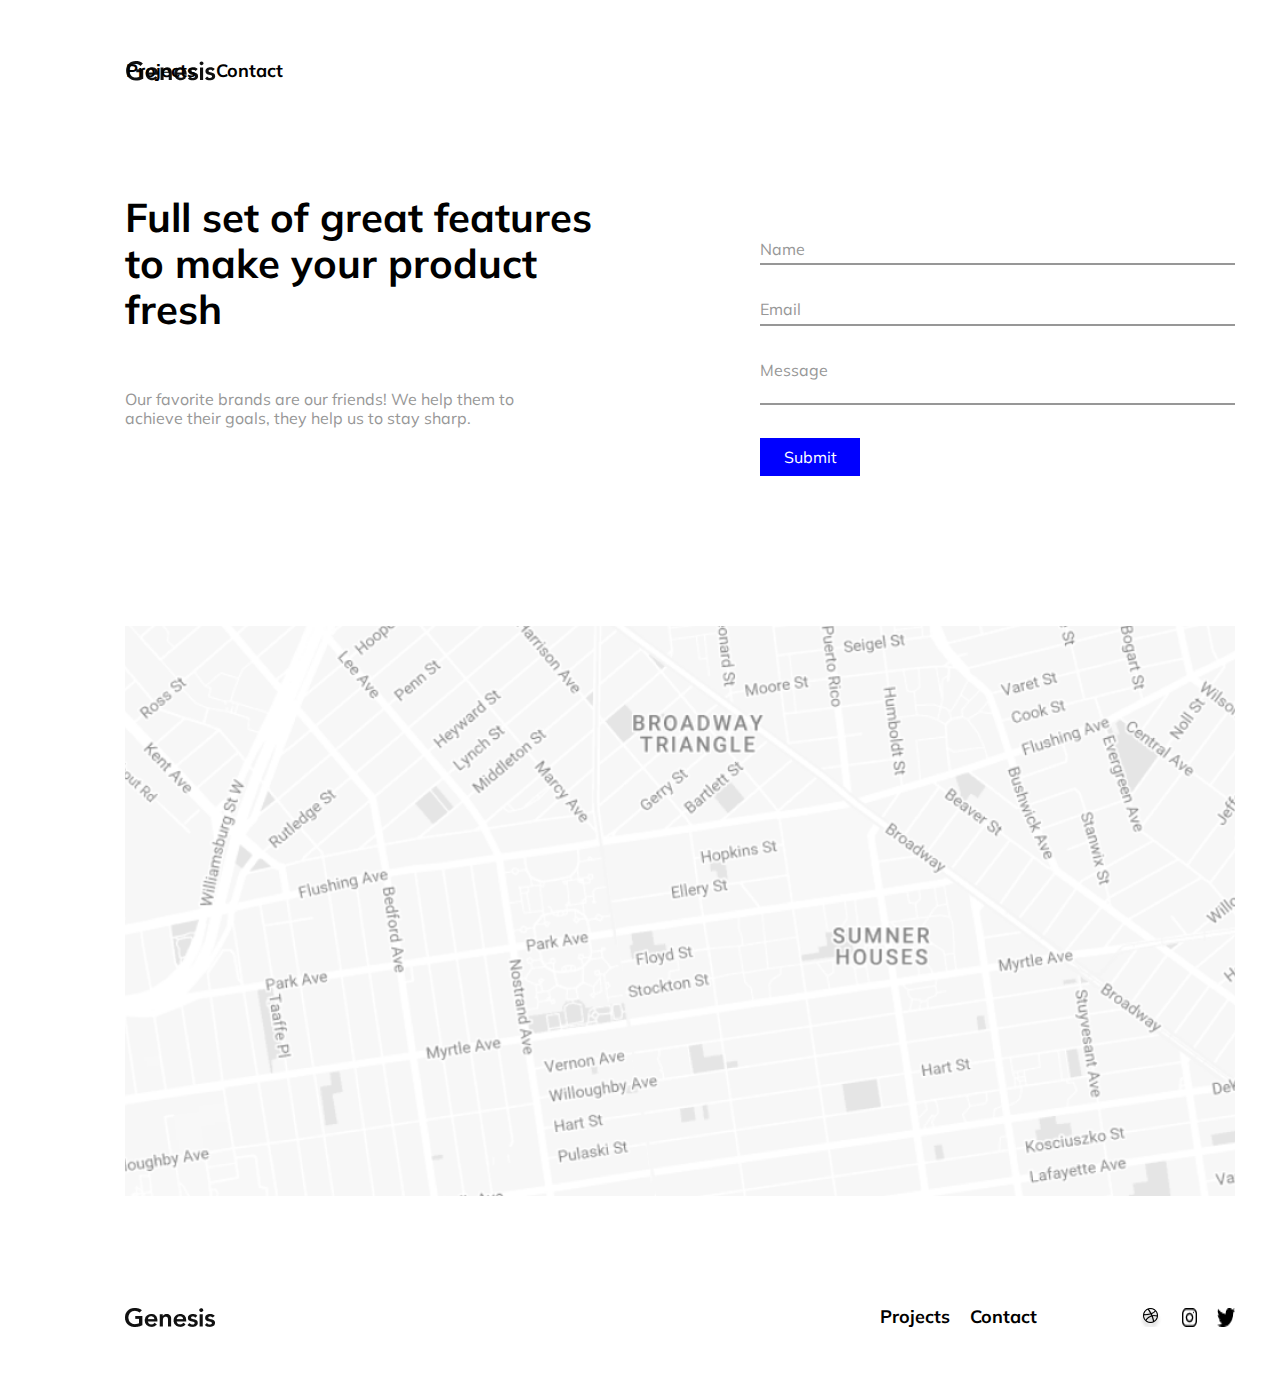
<file: pages/Contact.html>
<!DOCTYPE html>
<html lang="en">
  <head>
    <meta charset="UTF-8" />
    <meta name="viewport" content="width=device-width, initial-scale=1.0" />
    <link rel="stylesheet" href="../styles/normalize.css" />
    <link rel="preconnect" href="https://fonts.googleapis.com" />
    <link rel="preconnect" href="https://fonts.gstatic.com" crossorigin />
    <link
      href="https://fonts.googleapis.com/css2?family=Caveat:wght@400..700&family=Coiny&family=Concert+One&family=Hurricane&family=Mulish:ital,wght@0,200..1000;1,200..1000&family=Original+Surfer&family=Protest+Strike&display=swap"
      rel="stylesheet"
    />
    <link rel="stylesheet" href="../styles/Contact.css" />

    <title>Contact</title>
  </head>
  <body>
    <main>
      <div class="container">
        <div class="navigation">
          <img class="logo" src="../images/Logo.svg" alt="logo" />
          <div class="menu">
            <ul>
              <li>
                <a href="./Project-Details.html">Projects</a>
              </li>
              <li>
                <a href="#">Contact</a>
              </li>
            </ul>
          </div>
        </div>
        <div class="Contact-Title">
          <h1 class="contact-heading">
            Full set of great features to make your product fresh
          </h1>
        </div>
        <div class="Contact-Brand">
          <p class="contact-paragh">
            Our favorite brands are our friends! We help them to achieve their
            goals, they help us to stay sharp.
          </p>
        </div>
        <div class="Contact-Form">
          <form>
            <div class="inputBox">
              <input type="text" name="" required="required" />
              <span>Name</span>
            </div>
            <div class="inputBox">
              <input type="text" name="" required="required" />
              <span>Email</span>
            </div>
            <div class="inputBox">
              <textarea required="required"></textarea>
              <span>Message</span>
            </div>
            <div class="inputBox">
              <input type="submit" name="" value="Submit" />
            </div>
          </form>
        </div>
        <div class="Contact-Map">
          <img src="../images/Map.png" alt="Map" />
        </div>
      </div>
      <footer class="footer">
        <img
          class="footerlogo"
          src="../images/footer image/Logo.png"
          alt="footer Logo"
        />
        <div class="footermenu">
          <ul>
            <li>
              <a href="#">Projects</a>
            </li>
            <li>
              <a href="#">Contact</a>
            </li>
          </ul>
        </div>
        <div class="footerimage">
          <img
            class="footerimg"
            src="../images/footer image/Shape.png"
            alt="shape"
          />
          <img
            class="footerimg"
            src="../images/footer image/instagram.png"
            alt="instagram"
          />
          <img
            class="footerimg"
            src="../images/footer image/twitter-logo-silhouette.png"
            alt="twitter"
          />
        </div>
      </footer>
    </main>
  </body>
</html>
</file>
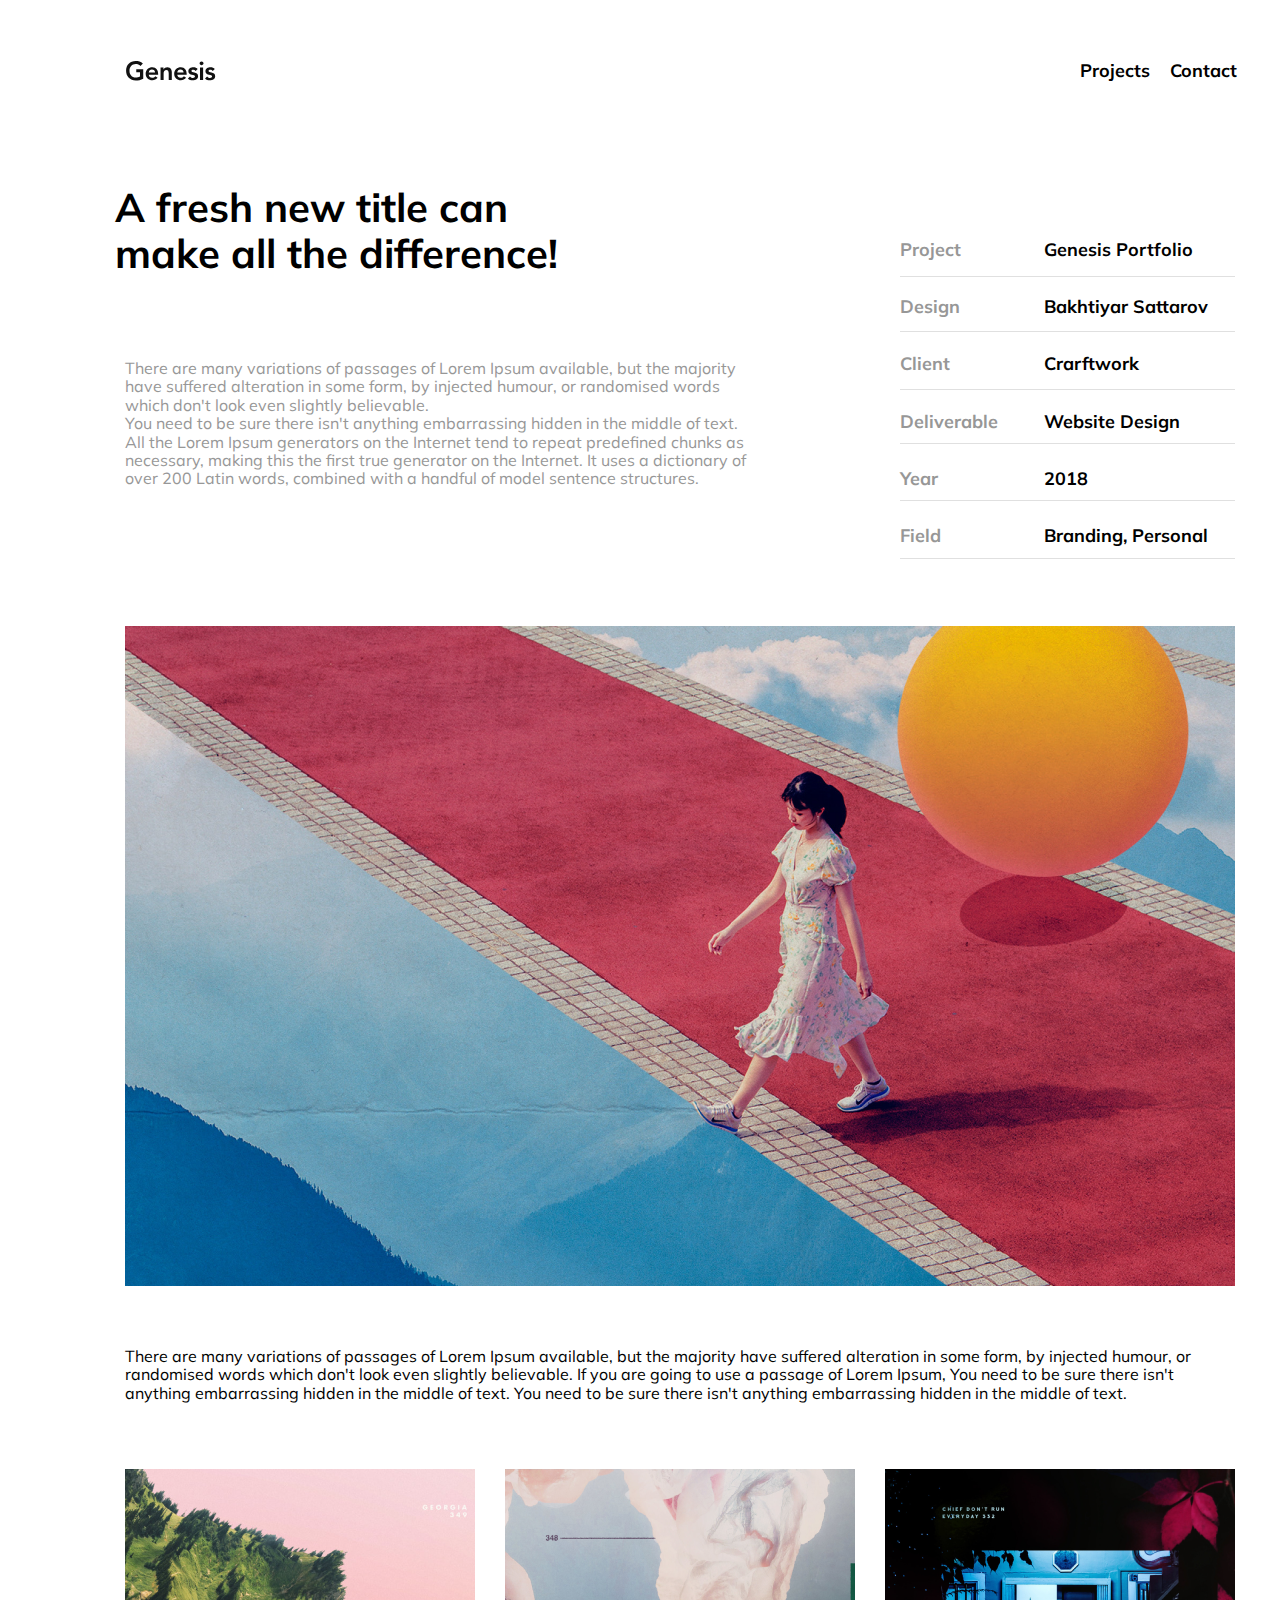
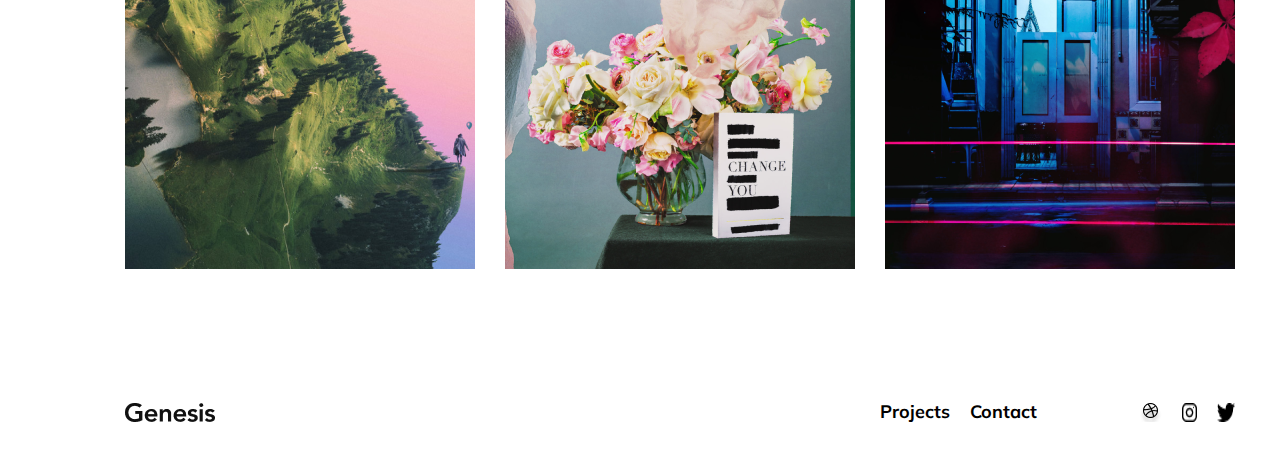
<file: pages/Project Details.html>
<!DOCTYPE html>
<html lang="en">
  <head>
    <meta charset="UTF-8" />
    <meta name="viewport" content="width=device-width, initial-scale=1.0" />
    <link rel="preconnect" href="https://fonts.googleapis.com" />
    <link rel="preconnect" href="https://fonts.gstatic.com" crossorigin />
    <link
      href="https://fonts.googleapis.com/css2?family=Caveat:wght@400..700&family=Coiny&family=Concert+One&family=Hurricane&family=Mulish:ital,wght@0,200..1000;1,200..1000&family=Original+Surfer&family=Protest+Strike&display=swap"
      rel="stylesheet"
    />
    <link rel="stylesheet" href="../styles/Project Details.css" />
    <link rel="stylesheet" href="../styles/normalize.css" />
    <title>Project Details</title>
  </head>
  <body>
    <main>
      <div class="container">
        <div class="navigation">
          <img class="logo" src="../images/Logo.svg" alt="logo" />
          <div class="menu">
            <ul>
              <li>
                <a href="#">Projects</a>
              </li>
              <li>
                <a href="./Contact.html">Contact</a>
              </li>
            </ul>
          </div>
        </div>
        <div class="Project-title">
          <h1 class="title-heading">
            A fresh new title can make all the difference!
          </h1>
        </div>
        <div class="Project-Details">
          <div class="Proj1"><p class="pro-text">Project</p></div>
          <div class="Proj2"><p class="pro-text">Design</p></div>
          <div class="Proj3"><p class="pro-text">Client</p></div>
          <div class="Proj4"><p class="pro-text">Deliverable</p></div>
          <div class="Proj5"><p class="pro-text">Year</p></div>
          <div class="Proj6"><p class="pro-text">Field</p></div>
          <div class="Proj7"><p class="pro-text1">Genesis Portfolio</p></div>
          <div class="Proj8"><p class="pro-text1">Bakhtiyar Sattarov</p></div>
          <div class="Proj9"><p class="pro-text1">Crarftwork</p></div>
          <div class="Proj10"><p class="pro-text1">Website Design</p></div>
          <div class="Proj11"><p class="pro-text1">2018</p></div>
          <div class="Proj12"><p class="pro-text1">Branding, Personal</p></div>
        </div>
        <div class="Project-Text">
          <p class="Project-Details-Info">
            There are many variations of passages of Lorem Ipsum available, but
            the majority have suffered alteration in some form, by injected
            humour, or randomised words which don't look even slightly
            believable. <br />You need to be sure there isn't anything
            embarrassing hidden in the middle of text. All the Lorem Ipsum
            generators on the Internet tend to repeat predefined chunks as
            necessary, making this the first true generator on the Internet. It
            uses a dictionary of over 200 Latin words, combined with a handful
            of model sentence structures.
          </p>
        </div>
        <div class="Project-Image">
          <img src="../images/Image (4).png" alt="Project Image body" />
        </div>
        <div class="Project-Varia">
          <p class="Variable-text">
            There are many variations of passages of Lorem Ipsum available, but
            the majority have suffered alteration in some form, by injected
            humour, or randomised words which don't look even slightly
            believable. If you are going to use a passage of Lorem Ipsum, You
            need to be sure there isn't anything embarrassing hidden in the
            middle of text. You need to be sure there isn't anything
            embarrassing hidden in the middle of text.
          </p>
        </div>
        <div class="Project-Image1">
          <img src="../images/Image (5).png" alt="Image1" />
        </div>
        <div class="Project-Image2">
          <img src="../images/Image (6).png" alt="Image2" />
        </div>
        <div class="Project-Image3">
          <img src="../images/Image (7).png" alt="Image3" />
        </div>
        <div class="Rect-Image1">
          <img src="../images/styles/Rectangle.png" alt="Image1" />
        </div>
        <div class="Rect-Image2">
          <img src="../images/styles/Rectangle.png" alt="Image2" />
        </div>
        <div class="Rect-Image3">
          <img src="../images/styles/Rectangle.png" alt="Image3" />
        </div>
        <div class="Rect-Image4">
          <img src="../images/styles/Rectangle.png" alt="Image4" />
        </div>
        <div class="Rect-Image5">
          <img src="../images/styles/Rectangle.png" alt="Image5" />
        </div>
        <div class="Rect-Image6">
          <img src="../images/styles/Rectangle.png" alt="Image6" />
        </div>
      </div>
      <footer class="footer">
        <img
          class="footerlogo"
          src="../images/footer image/Logo.png"
          alt="footer Logo"
        />
        <div class="footermenu">
          <ul>
            <li>
              <a href="#">Projects</a>
            </li>
            <li>
              <a href="#">Contact</a>
            </li>
          </ul>
        </div>
        <div class="footerimage">
          <img
            class="footerimg"
            src="../images/footer image/Shape.png"
            alt="shape"
          />
          <img
            class="footerimg"
            src="../images/footer image/instagram.png"
            alt="instagram"
          />
          <img
            class="footerimg"
            src="../images/footer image/twitter-logo-silhouette.png"
            alt="twitter"
          />
        </div>
      </footer>
    </main>
  </body>
</html>
</file>
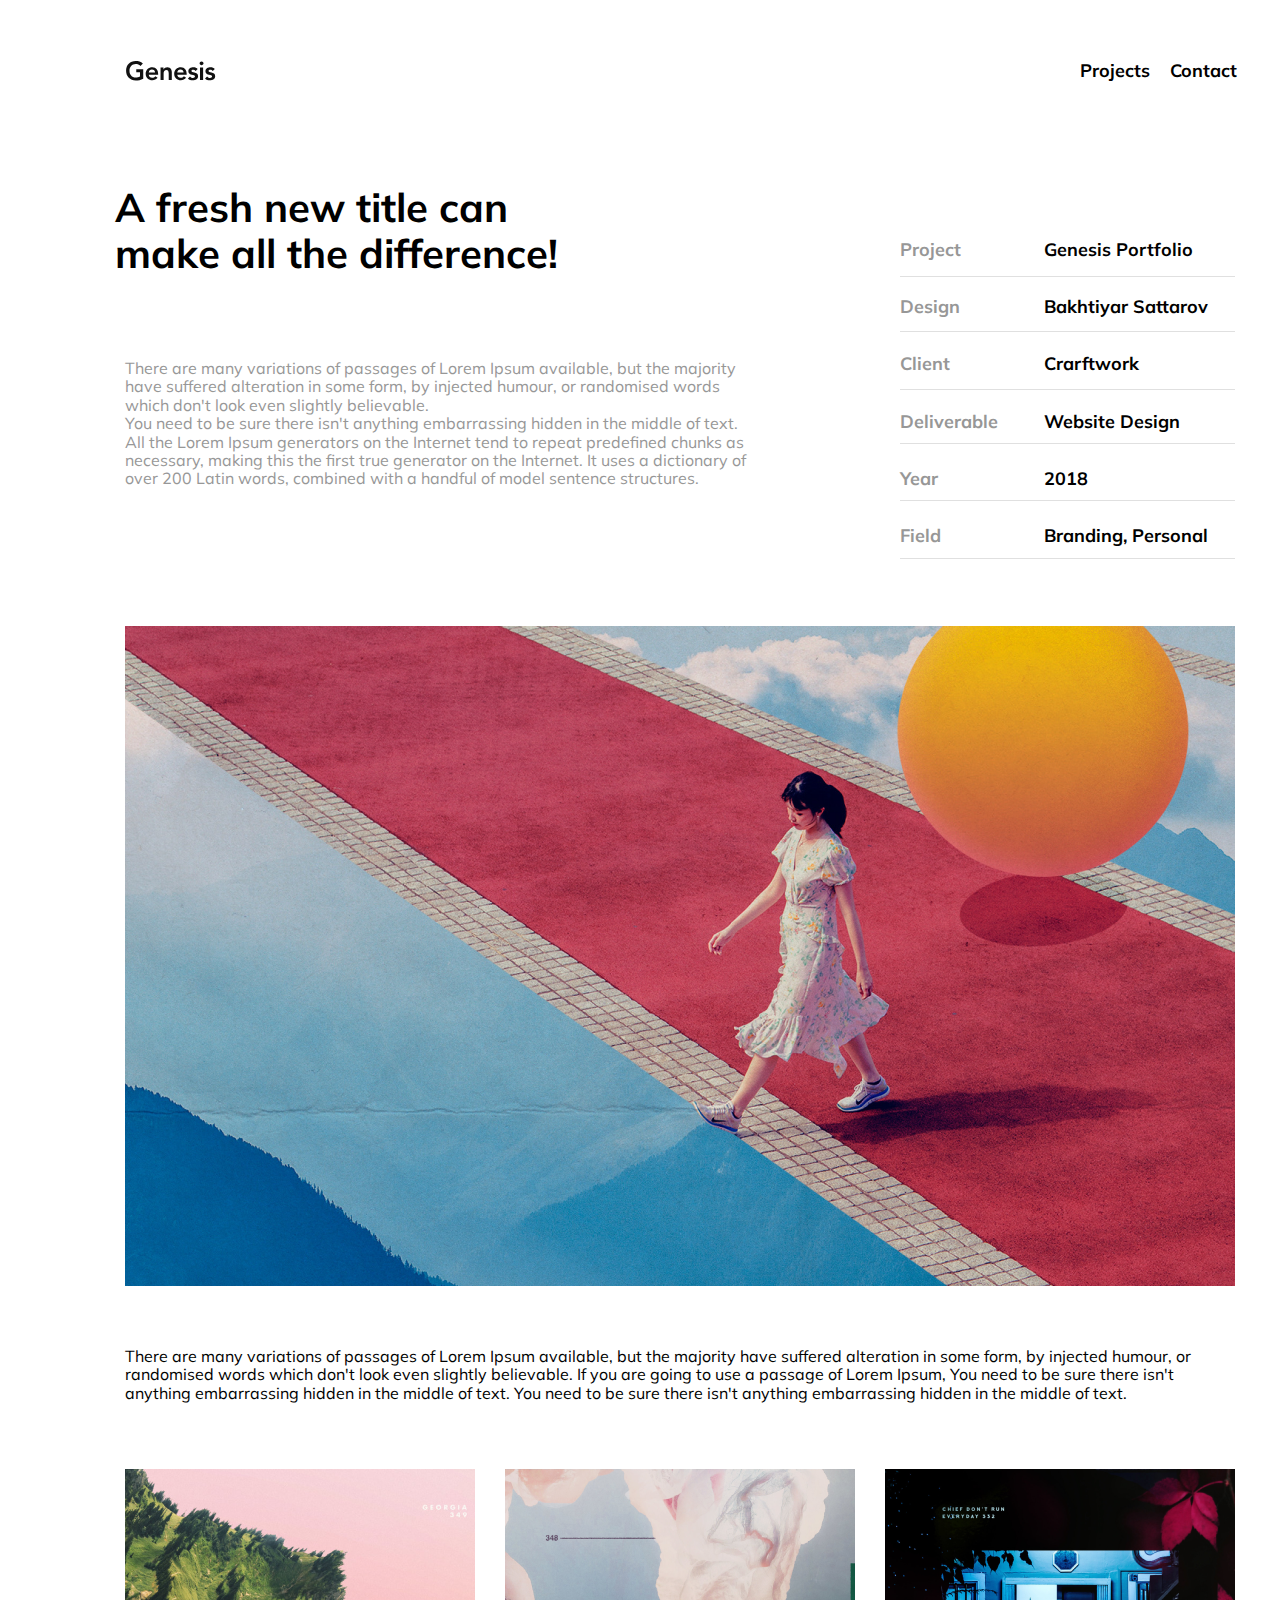
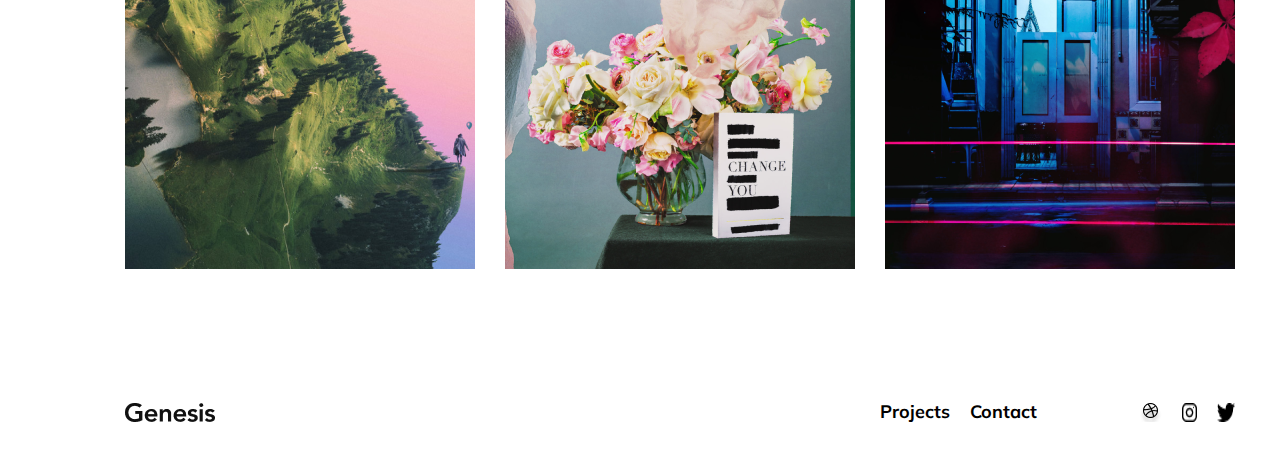
<file: pages/Project-Details.html>
<!DOCTYPE html>
<html lang="en">
  <head>
    <meta charset="UTF-8" />
    <meta name="viewport" content="width=device-width, initial-scale=1.0" />
    <link rel="stylesheet" href="../styles/normalize.css" />
    <link rel="preconnect" href="https://fonts.googleapis.com" />
    <link rel="preconnect" href="https://fonts.gstatic.com" crossorigin />
    <link
      href="https://fonts.googleapis.com/css2?family=Caveat:wght@400..700&family=Coiny&family=Concert+One&family=Hurricane&family=Mulish:ital,wght@0,200..1000;1,200..1000&family=Original+Surfer&family=Protest+Strike&display=swap"
      rel="stylesheet"
    />
    <link rel="stylesheet" href="../styles/Project-Details.css" />

    <title>Project Details</title>
  </head>
  <body>
    <main>
      <div class="container">
        <div class="navigation">
          <img
            class="logo"
            src="../images/Logo.svg"
            alt="This is the logo for the website and it is written Genesis"
          />
          <div class="menu">
            <ul>
              <li>
                <a href="#">Projects</a>
              </li>
              <li>
                <a href="./Contact.html">Contact</a>
              </li>
            </ul>
          </div>
        </div>
        <div class="Project-title">
          <h1 class="title-heading">
            A fresh new title can make all the difference!
          </h1>
        </div>
        <div class="Project-Details">
          <div class="Proj1"><p class="pro-text">Project</p></div>
          <div class="Proj2"><p class="pro-text">Design</p></div>
          <div class="Proj3"><p class="pro-text">Client</p></div>
          <div class="Proj4"><p class="pro-text">Deliverable</p></div>
          <div class="Proj5"><p class="pro-text">Year</p></div>
          <div class="Proj6"><p class="pro-text">Field</p></div>
          <div class="Proj7"><p class="pro-text1">Genesis Portfolio</p></div>
          <div class="Proj8"><p class="pro-text1">Bakhtiyar Sattarov</p></div>
          <div class="Proj9"><p class="pro-text1">Crarftwork</p></div>
          <div class="Proj10"><p class="pro-text1">Website Design</p></div>
          <div class="Proj11"><p class="pro-text1">2018</p></div>
          <div class="Proj12"><p class="pro-text1">Branding, Personal</p></div>
        </div>
        <div class="Project-Text">
          <p class="Project-Details-Info">
            There are many variations of passages of Lorem Ipsum available, but
            the majority have suffered alteration in some form, by injected
            humour, or randomised words which don't look even slightly
            believable. <br />You need to be sure there isn't anything
            embarrassing hidden in the middle of text. All the Lorem Ipsum
            generators on the Internet tend to repeat predefined chunks as
            necessary, making this the first true generator on the Internet. It
            uses a dictionary of over 200 Latin words, combined with a handful
            of model sentence structures.
          </p>
        </div>
        <div class="Project-Image">
          <img
            src="../images/Image4.png"
            alt="This the website body image and it shows a girl walking on a red and blue carpet and in the back side of the girl there is a big orange color ball. "
          />
        </div>
        <div class="Project-Varia">
          <p class="Variable-text">
            There are many variations of passages of Lorem Ipsum available, but
            the majority have suffered alteration in some form, by injected
            humour, or randomised words which don't look even slightly
            believable. If you are going to use a passage of Lorem Ipsum, You
            need to be sure there isn't anything embarrassing hidden in the
            middle of text. You need to be sure there isn't anything
            embarrassing hidden in the middle of text.
          </p>
        </div>
        <div class="Project-Image1">
          <img
            src="../images/Image5.png"
            alt="There is an image with the maintain with trees"
          />
        </div>
        <div class="Project-Image2">
          <img
            src="../images/Image6.png"
            alt="There is an image of flowers with different colors and paper infront of it which is written -Change You-"
          />
        </div>
        <div class="Project-Image3">
          <img
            src="../images/Image7.png"
            alt="This picture shows a dark blue house and around the cover there are flowers in the picture."
          />
        </div>
        <div class="Rect-Image1">
          <img
            src="../images/styles/Rectangle.png"
            alt="This Line here for dividing the part."
          />
        </div>
        <div class="Rect-Image2">
          <img
            src="../images/styles/Rectangle.png"
            alt="This Line here for dividing the part."
          />
        </div>
        <div class="Rect-Image3">
          <img
            src="../images/styles/Rectangle.png"
            alt="This Line here for dividing the part."
          />
        </div>
        <div class="Rect-Image4">
          <img
            src="../images/styles/Rectangle.png"
            alt="This Line here for dividing the part."
          />
        </div>
        <div class="Rect-Image5">
          <img
            src="../images/styles/Rectangle.png"
            alt="This Line here for dividing the part."
          />
        </div>
        <div class="Rect-Image6">
          <img
            src="../images/styles/Rectangle.png"
            alt="This Line here for dividing the part."
          />
        </div>
      </div>
      <footer class="footer">
        <img
          class="footerlogo"
          src="../images/footer image/Logo.png"
          alt=" This is the footer Logo is written Genesis"
        />
        <div class="footermenu">
          <ul>
            <li>
              <a href="#">Projects</a>
            </li>
            <li>
              <a href="#">Contact</a>
            </li>
          </ul>
        </div>
        <div class="footerimage">
          <img
            class="footerimg"
            src="../images/footer image/Shape.png"
            alt="shape"
          />
          <img
            class="footerimg"
            src="../images/footer image/instagram.png"
            alt="instagram"
          />
          <img
            class="footerimg"
            src="../images/footer image/twitter-logo-silhouette.png"
            alt="twitter"
          />
        </div>
      </footer>
    </main>
  </body>
</html>
</file>
<file: styles/Contact.css>
.container {
  position: relative;
  max-width: 1360px;
  width: 100%;
  margin: auto;
  min-height: 1375px;
  background-color: white;
}

.navigation {
  position: absolute;
  max-width: 1109px;
  width: auto;
  height: 23px;
  top: 61px;
  left: 126px;
  margin: auto;
  display: -webkit-box;
  display: -ms-flexbox;
  display: flex;
  -webkit-box-pack: justify;
  -ms-flex-pack: justify;
  justify-content: space-between;
}

.logo {
  position: absolute;
  width: 90.13px;
  height: 19.34;
  margin-top: 0.12px;
  margin-left: 0.07px;
  display: -webkit-box;
  display: -ms-flexbox;
  display: flex;
  -ms-flex-wrap: wrap;
  flex-wrap: wrap;
}

.menu {
  position: absolute;
  font-family: "Mulish", sans-serif;
  font-style: normal;
  font-size: 18px;
  font-weight: bold;
  display: -webkit-box;
  display: -ms-flexbox;
  display: flex;
  -webkit-box-align: center;
  -ms-flex-align: center;
  align-items: center;
  left: 86%;
}

ul {
  display: -webkit-box;
  display: -ms-flexbox;
  display: flex;
  list-style: none;
  margin: 0;
  padding: 0;
}

ul li {
  margin-right: 20px;
}

a {
  text-decoration: none;
  color: black;
}

.footer {
  position: absolute;
  max-width: 1110px;
  width: 100%;
  height: 23px;
  top: 1306px;
  margin-left: 125px;
  display: -webkit-box;
  display: -ms-flexbox;
  display: flex;
  -webkit-box-pack: justify;
  -ms-flex-pack: justify;
  justify-content: space-between;
  -webkit-box-align: center;
  -ms-flex-align: center;
  align-items: center;
}

.footermenu {
  position: absolute;
  font-family: "Mulish", sans-serif;
  font-style: normal;
  font-size: 18px;
  font-weight: bold;
  display: -webkit-box;
  display: -ms-flexbox;
  display: flex;
  -webkit-box-align: center;
  -ms-flex-align: center;
  align-items: center;
  left: 68%;
}

ul {
  display: -webkit-box;
  display: -ms-flexbox;
  display: flex;
  list-style: none;
  margin: 0;
  padding: 0;
}

ul li {
  margin-right: 20px;
}

a {
  text-decoration: none;
  color: black;
}

.footerimage {
  display: -webkit-box;
  display: -ms-flexbox;
  display: flex;
}

.footerimg {
  margin-right: 20px;
}

.footerimg:last-child {
  margin-right: 0;
}

.Contact-Title {
  position: absolute;
  max-width: 475px;
  width: 100%;
  margin: auto;
  height: 174px;
  top: 194px;
  margin-left: 125px;
}

.Contact-Brand {
  position: absolute;
  width: 445px;
  height: 56px;
  top: 390px;
  margin-left: 125px;
}

.Contact-Form {
  position: absolute;
  max-width: 475px;
  width: 100%;
  margin: auto;
  height: 291px;
  top: 215px;
  margin-left: 760px;
}

.Contact-Map {
  position: absolute;
  max-width: 1110px;
  width: 100%;
  height: 570px;
  top: 626px;
  margin-left: 125px;
}

.contact-heading {
  position: absolute;
  font-family: "Mulish", sans-serif;
  font-style: normal;
  font-size: 40px;
  font-weight: bold;
  display: contents;
}

.contact-paragh {
  position: absolute;
  font-family: "Mulish", sans-serif;
  font-style: normal;
  font-size: 16px;
  color: #979797;
  display: contents;
}

.Contact-Form {
  position: absolute;
  font-family: "Mulish", sans-serif;
  font-style: normal;
  font-size: 16px;
  -webkit-box-sizing: border-box;
  box-sizing: border-box;
  color: #979797;
}

.Contact-Form .inputBox {
  position: relative;
  width: 100%;
  margin-top: 10px;
}

.Contact-Form .inputBox input,
.Contact-Form .inputBox textarea {
  width: 100%;
  padding: 5px 0;
  font-size: 16px;
  margin: 10px 0;
  border: none;
  border-bottom: 2px solid #979797;
  outline: none;
  resize: none;
}

.Contact-Form .inputBox span {
  position: absolute;
  left: 0;
  padding: 5px 0;
  font-size: 16px;
  margin: 10px 0;
  pointer-events: none;
  -webkit-transition: 0.5s;
  transition: 0.5s;
  color: #979797;
}

.Contact-Form .inputBox input:focus ~ span,
.Contact-Form .inputBox input:focus ~ span,
.Contact-Form .inputBox textarea:focus ~ span,
.Contact-Form .inputBox textarea:valid ~ span {
  color: rgb(211, 63, 63);
  font-size: 12px;
  -webkit-transform: translateY(-20px);
  transform: translateY(-20px);
}

.Contact-Form .inputBox input[type="submit"] {
  width: 100px;
  background-color: blue;
  color: white;
  border: none;
  cursor: pointer;
  padding: 10px;
}
/*# sourceMappingURL=Contact.css.map */
</file>
<file: styles/Project Details.css>
.container {
  position: relative;
  width: 1360px;
  height: 2068px;
  background-color: white;
}

.navigation {
  position: absolute;
  width: 1109px;
  height: 23px;
  top: 61px;
  left: 126px;
  margin: auto;
  display: -webkit-box;
  display: -ms-flexbox;
  display: flex;
  -webkit-box-pack: justify;
      -ms-flex-pack: justify;
          justify-content: space-between;
}

.logo {
  position: absolute;
  width: 90.13px;
  height: 19.34;
  margin-top: 0.12px;
  margin-left: 0.07px;
  display: -webkit-box;
  display: -ms-flexbox;
  display: flex;
  -ms-flex-wrap: wrap;
      flex-wrap: wrap;
}

.menu {
  position: absolute;
  font-family: "Mulish", sans-serif;
  font-style: normal;
  font-size: 18px;
  font-weight: bold;
  display: -webkit-box;
  display: -ms-flexbox;
  display: flex;
  -webkit-box-align: center;
      -ms-flex-align: center;
          align-items: center;
  left: 86%;
}

ul {
  display: -webkit-box;
  display: -ms-flexbox;
  display: flex;
  list-style: none;
  margin: 0;
  padding: 0;
}

ul li {
  margin-right: 20px;
}

a {
  text-decoration: none;
  color: black;
}

.footer {
  position: absolute;
  width: 1110px;
  height: 23px;
  top: 2001px;
  margin-left: 125px;
  display: -webkit-box;
  display: -ms-flexbox;
  display: flex;
  -webkit-box-pack: justify;
      -ms-flex-pack: justify;
          justify-content: space-between;
  -webkit-box-align: center;
      -ms-flex-align: center;
          align-items: center;
}

.footermenu {
  position: absolute;
  font-family: "Mulish", sans-serif;
  font-style: normal;
  font-size: 18px;
  font-weight: bold;
  display: -webkit-box;
  display: -ms-flexbox;
  display: flex;
  -webkit-box-align: center;
      -ms-flex-align: center;
          align-items: center;
  left: 68%;
}

ul {
  display: -webkit-box;
  display: -ms-flexbox;
  display: flex;
  list-style: none;
  margin: 0;
  padding: 0;
}

ul li {
  margin-right: 20px;
}

a {
  text-decoration: none;
  color: black;
}

.Rect-Image1 {
  position: absolute;
  width: 335px;
  height: 1px;
  top: 263px;
  margin-left: 900px;
}

.Rect-Image2 {
  position: absolute;
  width: 335px;
  height: 1px;
  top: 318px;
  margin-left: 900px;
}

.Rect-Image3 {
  position: absolute;
  width: 335px;
  height: 1px;
  top: 376px;
  margin-left: 900px;
}

.Rect-Image4 {
  position: absolute;
  width: 335px;
  height: 1px;
  top: 430px;
  margin-left: 900px;
}

.Rect-Image5 {
  position: absolute;
  width: 335px;
  height: 1px;
  top: 487px;
  margin-left: 900px;
}

.Rect-Image6 {
  position: absolute;
  width: 335px;
  height: 1px;
  top: 545px;
  margin-left: 900px;
}

.footerimage {
  display: -webkit-box;
  display: -ms-flexbox;
  display: flex;
}

.footerimg {
  margin-right: 20px;
}

.footerimg:last-child {
  margin-right: 0;
}

.Project-title {
  position: absolute;
  width: 495px;
  height: 130px;
  top: 184px;
  margin-left: 115px;
}

.Project-Details {
  position: absolute;
  width: 335px;
  height: 343px;
  top: 222px;
  margin-left: 900px;
}

.Project-Text {
  position: absolute;
  width: 635px;
  height: 222px;
  top: 343px;
  margin-left: 125px;
}

.Project-Image {
  position: absolute;
  width: 1110px;
  height: 660px;
  top: 626px;
  margin-left: 125px;
}

.Project-Varia {
  position: absolute;
  width: 1110px;
  height: 93px;
  top: 1331px;
  margin-left: 125px;
}

.Project-Image1 {
  position: absolute;
  width: 350px;
  height: 400px;
  top: 1469px;
  margin-left: 125px;
}

.Project-Image2 {
  position: absolute;
  width: 350px;
  height: 400px;
  top: 1469px;
  margin-left: 505px;
}

.Project-Image3 {
  position: absolute;
  width: 350px;
  height: 400px;
  top: 1469px;
  margin-left: 885px;
}

.title-heading {
  position: absolute;
  font-family: "Mulish", sans-serif;
  font-style: normal;
  font-size: 40px;
  display: contents;
}

.Project-Details-Info {
  position: absolute;
  font-family: "Mulish", sans-serif;
  font-style: normal;
  font-size: 16px;
  color: #979797;
}

.Variable-text {
  position: absolute;
  font-family: "Mulish", sans-serif;
  font-style: normal;
  font-size: 16px;
}

.Project-Details {
  position: absolute;
  display: -ms-grid;
  display: grid;
  -ms-grid-rows: (1fr)[6];
  grid-template-rows: repeat(6, 1fr);
  -ms-grid-columns: (1fr)[7];
  grid-template-columns: repeat(7, 1fr);
  font-family: "Mulish", sans-serif;
  font-style: normal;
  font-size: 16px;
}

.Project-Details > *:nth-child(1) {
  -ms-grid-row: 1;
  -ms-grid-column: 1;
}

.Project-Details > *:nth-child(2) {
  -ms-grid-row: 1;
  -ms-grid-column: 2;
}

.Project-Details > *:nth-child(3) {
  -ms-grid-row: 1;
  -ms-grid-column: 3;
}

.Project-Details > *:nth-child(4) {
  -ms-grid-row: 1;
  -ms-grid-column: 4;
}

.Project-Details > *:nth-child(5) {
  -ms-grid-row: 1;
  -ms-grid-column: 5;
}

.Project-Details > *:nth-child(6) {
  -ms-grid-row: 1;
  -ms-grid-column: 6;
}

.Project-Details > *:nth-child(7) {
  -ms-grid-row: 1;
  -ms-grid-column: 7;
}

.Project-Details > *:nth-child(8) {
  -ms-grid-row: 2;
  -ms-grid-column: 1;
}

.Project-Details > *:nth-child(9) {
  -ms-grid-row: 2;
  -ms-grid-column: 2;
}

.Project-Details > *:nth-child(10) {
  -ms-grid-row: 2;
  -ms-grid-column: 3;
}

.Project-Details > *:nth-child(11) {
  -ms-grid-row: 2;
  -ms-grid-column: 4;
}

.Project-Details > *:nth-child(12) {
  -ms-grid-row: 2;
  -ms-grid-column: 5;
}

.Project-Details > *:nth-child(13) {
  -ms-grid-row: 2;
  -ms-grid-column: 6;
}

.Project-Details > *:nth-child(14) {
  -ms-grid-row: 2;
  -ms-grid-column: 7;
}

.Project-Details > *:nth-child(15) {
  -ms-grid-row: 3;
  -ms-grid-column: 1;
}

.Project-Details > *:nth-child(16) {
  -ms-grid-row: 3;
  -ms-grid-column: 2;
}

.Project-Details > *:nth-child(17) {
  -ms-grid-row: 3;
  -ms-grid-column: 3;
}

.Project-Details > *:nth-child(18) {
  -ms-grid-row: 3;
  -ms-grid-column: 4;
}

.Project-Details > *:nth-child(19) {
  -ms-grid-row: 3;
  -ms-grid-column: 5;
}

.Project-Details > *:nth-child(20) {
  -ms-grid-row: 3;
  -ms-grid-column: 6;
}

.Project-Details > *:nth-child(21) {
  -ms-grid-row: 3;
  -ms-grid-column: 7;
}

.Project-Details > *:nth-child(22) {
  -ms-grid-row: 4;
  -ms-grid-column: 1;
}

.Project-Details > *:nth-child(23) {
  -ms-grid-row: 4;
  -ms-grid-column: 2;
}

.Project-Details > *:nth-child(24) {
  -ms-grid-row: 4;
  -ms-grid-column: 3;
}

.Project-Details > *:nth-child(25) {
  -ms-grid-row: 4;
  -ms-grid-column: 4;
}

.Project-Details > *:nth-child(26) {
  -ms-grid-row: 4;
  -ms-grid-column: 5;
}

.Project-Details > *:nth-child(27) {
  -ms-grid-row: 4;
  -ms-grid-column: 6;
}

.Project-Details > *:nth-child(28) {
  -ms-grid-row: 4;
  -ms-grid-column: 7;
}

.Project-Details > *:nth-child(29) {
  -ms-grid-row: 5;
  -ms-grid-column: 1;
}

.Project-Details > *:nth-child(30) {
  -ms-grid-row: 5;
  -ms-grid-column: 2;
}

.Project-Details > *:nth-child(31) {
  -ms-grid-row: 5;
  -ms-grid-column: 3;
}

.Project-Details > *:nth-child(32) {
  -ms-grid-row: 5;
  -ms-grid-column: 4;
}

.Project-Details > *:nth-child(33) {
  -ms-grid-row: 5;
  -ms-grid-column: 5;
}

.Project-Details > *:nth-child(34) {
  -ms-grid-row: 5;
  -ms-grid-column: 6;
}

.Project-Details > *:nth-child(35) {
  -ms-grid-row: 5;
  -ms-grid-column: 7;
}

.Project-Details > *:nth-child(36) {
  -ms-grid-row: 6;
  -ms-grid-column: 1;
}

.Project-Details > *:nth-child(37) {
  -ms-grid-row: 6;
  -ms-grid-column: 2;
}

.Project-Details > *:nth-child(38) {
  -ms-grid-row: 6;
  -ms-grid-column: 3;
}

.Project-Details > *:nth-child(39) {
  -ms-grid-row: 6;
  -ms-grid-column: 4;
}

.Project-Details > *:nth-child(40) {
  -ms-grid-row: 6;
  -ms-grid-column: 5;
}

.Project-Details > *:nth-child(41) {
  -ms-grid-row: 6;
  -ms-grid-column: 6;
}

.Project-Details > *:nth-child(42) {
  -ms-grid-row: 6;
  -ms-grid-column: 7;
}

.Proj1 {
  -ms-grid-row: 1;
  -ms-grid-row-span: 1;
  grid-row: 1/2;
  -ms-grid-column: 1;
  -ms-grid-column-span: 2;
  grid-column: 1/3;
}

.Proj2 {
  -ms-grid-row: 2;
  -ms-grid-row-span: 1;
  grid-row: 2/3;
  -ms-grid-column: 1;
  -ms-grid-column-span: 2;
  grid-column: 1/3;
}

.Proj3 {
  -ms-grid-row: 3;
  -ms-grid-row-span: 1;
  grid-row: 3/4;
  -ms-grid-column: 1;
  -ms-grid-column-span: 2;
  grid-column: 1/3;
}

.Proj4 {
  -ms-grid-row: 4;
  -ms-grid-row-span: 1;
  grid-row: 4/5;
  -ms-grid-column: 1;
  -ms-grid-column-span: 2;
  grid-column: 1/3;
}

.Proj5 {
  -ms-grid-row: 5;
  -ms-grid-row-span: 1;
  grid-row: 5/6;
  -ms-grid-column: 1;
  -ms-grid-column-span: 2;
  grid-column: 1/3;
}

.Proj6 {
  -ms-grid-row: 6;
  -ms-grid-row-span: 1;
  grid-row: 6/7;
  -ms-grid-column: 1;
  -ms-grid-column-span: 2;
  grid-column: 1/3;
}

.pro-text {
  position: absolute;
  font-family: "Mulish", sans-serif;
  font-style: normal;
  font-size: 18px;
  font-weight: bold;
  color: #979797;
}

.Proj7 {
  -ms-grid-row: 1;
  -ms-grid-row-span: 1;
  grid-row: 1/2;
  -ms-grid-column: 4;
  -ms-grid-column-span: 4;
  grid-column: 4/8;
}

.Proj8 {
  -ms-grid-row: 2;
  -ms-grid-row-span: 1;
  grid-row: 2/3;
  -ms-grid-column: 4;
  -ms-grid-column-span: 4;
  grid-column: 4/8;
}

.Proj9 {
  -ms-grid-row: 3;
  -ms-grid-row-span: 1;
  grid-row: 3/4;
  -ms-grid-column: 4;
  -ms-grid-column-span: 4;
  grid-column: 4/8;
}

.Proj10 {
  -ms-grid-row: 4;
  -ms-grid-row-span: 1;
  grid-row: 4/5;
  -ms-grid-column: 4;
  -ms-grid-column-span: 4;
  grid-column: 4/8;
}

.Proj11 {
  -ms-grid-row: 5;
  -ms-grid-row-span: 1;
  grid-row: 5/6;
  -ms-grid-column: 4;
  -ms-grid-column-span: 4;
  grid-column: 4/8;
}

.Proj12 {
  -ms-grid-row: 6;
  -ms-grid-row-span: 1;
  grid-row: 6/7;
  -ms-grid-column: 4;
  -ms-grid-column-span: 4;
  grid-column: 4/8;
}

.pro-text1 {
  position: absolute;
  font-family: "Mulish", sans-serif;
  font-style: normal;
  font-size: 18px;
  font-weight: bold;
}
/*# sourceMappingURL=Project Details.css.map */
</file>
<file: styles/Project-Details.css>
.container {
  position: relative;
  max-width: 1360px;
  width: 100%;
  margin: auto;
  min-height: 2068px;
  background-color: white;
}

.navigation {
  position: absolute;
  max-width: 1109px;
  width: 100%;
  margin: auto;
  height: 23px;
  top: 61px;
  left: 126px;
  margin: auto;
  display: -webkit-box;
  display: -ms-flexbox;
  display: flex;
  -webkit-box-pack: justify;
  -ms-flex-pack: justify;
  justify-content: space-between;
}

.logo {
  position: absolute;
  width: 90.13px;
  height: 19.34;
  margin-top: 0.12px;
  margin-left: 0.07px;
  display: -webkit-box;
  display: -ms-flexbox;
  display: flex;
  -ms-flex-wrap: wrap;
  flex-wrap: wrap;
}

.menu {
  position: absolute;
  font-family: "Mulish", sans-serif;
  font-style: normal;
  font-size: 18px;
  font-weight: bold;
  display: -webkit-box;
  display: -ms-flexbox;
  display: flex;
  -webkit-box-align: center;
  -ms-flex-align: center;
  align-items: center;
  left: 86%;
}

ul {
  display: -webkit-box;
  display: -ms-flexbox;
  display: flex;
  list-style: none;
  margin: 0;
  padding: 0;
}

ul li {
  margin-right: 20px;
}

a {
  text-decoration: none;
  color: black;
}

.footer {
  position: absolute;
  max-width: 1110px;
  width: 100%;
  margin: auto;
  height: 23px;
  top: 2001px;
  margin-left: 125px;
  display: -webkit-box;
  display: -ms-flexbox;
  display: flex;
  -webkit-box-pack: justify;
  -ms-flex-pack: justify;
  justify-content: space-between;
  -webkit-box-align: center;
  -ms-flex-align: center;
  align-items: center;
}

.footermenu {
  position: absolute;
  font-family: "Mulish", sans-serif;
  font-style: normal;
  font-size: 18px;
  font-weight: bold;
  display: -webkit-box;
  display: -ms-flexbox;
  display: flex;
  -webkit-box-align: center;
  -ms-flex-align: center;
  align-items: center;
  left: 68%;
}

ul {
  display: -webkit-box;
  display: -ms-flexbox;
  display: flex;
  list-style: none;
  margin: 0;
  padding: 0;
}

ul li {
  margin-right: 20px;
}

a {
  text-decoration: none;
  color: black;
}

.Rect-Image1 {
  position: absolute;
  max-width: 335px;
  width: 100%;
  margin: auto;
  height: 1px;
  top: 263px;
  margin-left: 900px;
}

.Rect-Image2 {
  position: absolute;
  max-width: 335px;
  width: 100%;
  margin: auto;
  height: 1px;
  top: 318px;
  margin-left: 900px;
}

.Rect-Image3 {
  position: absolute;
  max-width: 335px;
  width: 100%;
  margin: auto;
  height: 1px;
  top: 376px;
  margin-left: 900px;
}

.Rect-Image4 {
  position: absolute;
  max-width: 335px;
  width: 100%;
  margin: auto;
  height: 1px;
  top: 430px;
  margin-left: 900px;
}

.Rect-Image5 {
  position: absolute;
  max-width: 335px;
  width: 100%;
  margin: auto;
  height: 1px;
  top: 487px;
  margin-left: 900px;
}

.Rect-Image6 {
  position: absolute;
  max-width: 335px;
  width: 100%;
  margin: auto;
  height: 1px;
  top: 545px;
  margin-left: 900px;
}

.footerimage {
  display: -webkit-box;
  display: -ms-flexbox;
  display: flex;
}

.footerimg {
  margin-right: 20px;
}

.footerimg:last-child {
  margin-right: 0;
}

.Project-title {
  position: absolute;
  max-width: 495px;
  width: 100%;
  margin: auto;
  height: 130px;
  top: 184px;
  margin-left: 115px;
}

.Project-Details {
  position: absolute;
  max-width: 335px;
  width: 100%;
  margin: auto;
  min-height: 343px;
  top: 222px;
  margin-left: 900px;
}

.Project-Text {
  position: absolute;
  max-width: 635px;
  width: 100%;
  margin: auto;
  min-height: 222px;
  top: 343px;
  margin-left: 125px;
}

.Project-Image {
  position: absolute;
  max-width: 1110px;
  width: 100%;
  margin: auto;
  min-height: 660px;
  top: 626px;
  margin-left: 125px;
}

.Project-Varia {
  position: absolute;
  max-width: 1110px;
  width: 100%;
  height: 93px;
  top: 1331px;
  margin-left: 125px;
}

.Project-Image1 {
  position: absolute;
  max-width: 350px;
  width: 100%;
  min-height: 400px;
  top: 1469px;
  margin-left: 125px;
}

.Project-Image2 {
  position: absolute;
  max-width: 350px;
  width: 100%;
  min-height: 400px;
  top: 1469px;
  margin-left: 505px;
}

.Project-Image3 {
  position: absolute;
  max-width: 350px;
  width: 100%;
  min-height: 400px;
  top: 1469px;
  margin-left: 885px;
}

.title-heading {
  position: absolute;
  font-family: "Mulish", sans-serif;
  font-style: normal;
  font-size: 40px;
  display: contents;
}

.Project-Details-Info {
  position: absolute;
  font-family: "Mulish", sans-serif;
  font-style: normal;
  font-size: 16px;
  color: #979797;
}

.Variable-text {
  position: absolute;
  font-family: "Mulish", sans-serif;
  font-style: normal;
  font-size: 16px;
}

.Project-Details {
  position: absolute;
  display: -ms-grid;
  display: grid;
  -ms-grid-rows: (1fr) [6];
  grid-template-rows: repeat(6, 1fr);
  -ms-grid-columns: (1fr) [7];
  grid-template-columns: repeat(7, 1fr);
  font-family: "Mulish", sans-serif;
  font-style: normal;
  font-size: 16px;
}

.Project-Details > *:nth-child(1) {
  -ms-grid-row: 1;
  -ms-grid-column: 1;
}

.Project-Details > *:nth-child(2) {
  -ms-grid-row: 1;
  -ms-grid-column: 2;
}

.Project-Details > *:nth-child(3) {
  -ms-grid-row: 1;
  -ms-grid-column: 3;
}

.Project-Details > *:nth-child(4) {
  -ms-grid-row: 1;
  -ms-grid-column: 4;
}

.Project-Details > *:nth-child(5) {
  -ms-grid-row: 1;
  -ms-grid-column: 5;
}

.Project-Details > *:nth-child(6) {
  -ms-grid-row: 1;
  -ms-grid-column: 6;
}

.Project-Details > *:nth-child(7) {
  -ms-grid-row: 1;
  -ms-grid-column: 7;
}

.Project-Details > *:nth-child(8) {
  -ms-grid-row: 2;
  -ms-grid-column: 1;
}

.Project-Details > *:nth-child(9) {
  -ms-grid-row: 2;
  -ms-grid-column: 2;
}

.Project-Details > *:nth-child(10) {
  -ms-grid-row: 2;
  -ms-grid-column: 3;
}

.Project-Details > *:nth-child(11) {
  -ms-grid-row: 2;
  -ms-grid-column: 4;
}

.Project-Details > *:nth-child(12) {
  -ms-grid-row: 2;
  -ms-grid-column: 5;
}

.Project-Details > *:nth-child(13) {
  -ms-grid-row: 2;
  -ms-grid-column: 6;
}

.Project-Details > *:nth-child(14) {
  -ms-grid-row: 2;
  -ms-grid-column: 7;
}

.Project-Details > *:nth-child(15) {
  -ms-grid-row: 3;
  -ms-grid-column: 1;
}

.Project-Details > *:nth-child(16) {
  -ms-grid-row: 3;
  -ms-grid-column: 2;
}

.Project-Details > *:nth-child(17) {
  -ms-grid-row: 3;
  -ms-grid-column: 3;
}

.Project-Details > *:nth-child(18) {
  -ms-grid-row: 3;
  -ms-grid-column: 4;
}

.Project-Details > *:nth-child(19) {
  -ms-grid-row: 3;
  -ms-grid-column: 5;
}

.Project-Details > *:nth-child(20) {
  -ms-grid-row: 3;
  -ms-grid-column: 6;
}

.Project-Details > *:nth-child(21) {
  -ms-grid-row: 3;
  -ms-grid-column: 7;
}

.Project-Details > *:nth-child(22) {
  -ms-grid-row: 4;
  -ms-grid-column: 1;
}

.Project-Details > *:nth-child(23) {
  -ms-grid-row: 4;
  -ms-grid-column: 2;
}

.Project-Details > *:nth-child(24) {
  -ms-grid-row: 4;
  -ms-grid-column: 3;
}

.Project-Details > *:nth-child(25) {
  -ms-grid-row: 4;
  -ms-grid-column: 4;
}

.Project-Details > *:nth-child(26) {
  -ms-grid-row: 4;
  -ms-grid-column: 5;
}

.Project-Details > *:nth-child(27) {
  -ms-grid-row: 4;
  -ms-grid-column: 6;
}

.Project-Details > *:nth-child(28) {
  -ms-grid-row: 4;
  -ms-grid-column: 7;
}

.Project-Details > *:nth-child(29) {
  -ms-grid-row: 5;
  -ms-grid-column: 1;
}

.Project-Details > *:nth-child(30) {
  -ms-grid-row: 5;
  -ms-grid-column: 2;
}

.Project-Details > *:nth-child(31) {
  -ms-grid-row: 5;
  -ms-grid-column: 3;
}

.Project-Details > *:nth-child(32) {
  -ms-grid-row: 5;
  -ms-grid-column: 4;
}

.Project-Details > *:nth-child(33) {
  -ms-grid-row: 5;
  -ms-grid-column: 5;
}

.Project-Details > *:nth-child(34) {
  -ms-grid-row: 5;
  -ms-grid-column: 6;
}

.Project-Details > *:nth-child(35) {
  -ms-grid-row: 5;
  -ms-grid-column: 7;
}

.Project-Details > *:nth-child(36) {
  -ms-grid-row: 6;
  -ms-grid-column: 1;
}

.Project-Details > *:nth-child(37) {
  -ms-grid-row: 6;
  -ms-grid-column: 2;
}

.Project-Details > *:nth-child(38) {
  -ms-grid-row: 6;
  -ms-grid-column: 3;
}

.Project-Details > *:nth-child(39) {
  -ms-grid-row: 6;
  -ms-grid-column: 4;
}

.Project-Details > *:nth-child(40) {
  -ms-grid-row: 6;
  -ms-grid-column: 5;
}

.Project-Details > *:nth-child(41) {
  -ms-grid-row: 6;
  -ms-grid-column: 6;
}

.Project-Details > *:nth-child(42) {
  -ms-grid-row: 6;
  -ms-grid-column: 7;
}

.Proj1 {
  -ms-grid-row: 1;
  -ms-grid-row-span: 1;
  grid-row: 1/2;
  -ms-grid-column: 1;
  -ms-grid-column-span: 2;
  grid-column: 1/3;
}

.Proj2 {
  -ms-grid-row: 2;
  -ms-grid-row-span: 1;
  grid-row: 2/3;
  -ms-grid-column: 1;
  -ms-grid-column-span: 2;
  grid-column: 1/3;
}

.Proj3 {
  -ms-grid-row: 3;
  -ms-grid-row-span: 1;
  grid-row: 3/4;
  -ms-grid-column: 1;
  -ms-grid-column-span: 2;
  grid-column: 1/3;
}

.Proj4 {
  -ms-grid-row: 4;
  -ms-grid-row-span: 1;
  grid-row: 4/5;
  -ms-grid-column: 1;
  -ms-grid-column-span: 2;
  grid-column: 1/3;
}

.Proj5 {
  -ms-grid-row: 5;
  -ms-grid-row-span: 1;
  grid-row: 5/6;
  -ms-grid-column: 1;
  -ms-grid-column-span: 2;
  grid-column: 1/3;
}

.Proj6 {
  -ms-grid-row: 6;
  -ms-grid-row-span: 1;
  grid-row: 6/7;
  -ms-grid-column: 1;
  -ms-grid-column-span: 2;
  grid-column: 1/3;
}

.pro-text {
  position: absolute;
  font-family: "Mulish", sans-serif;
  font-style: normal;
  font-size: 18px;
  font-weight: bold;
  color: #979797;
}

.Proj7 {
  -ms-grid-row: 1;
  -ms-grid-row-span: 1;
  grid-row: 1/2;
  -ms-grid-column: 4;
  -ms-grid-column-span: 4;
  grid-column: 4/8;
}

.Proj8 {
  -ms-grid-row: 2;
  -ms-grid-row-span: 1;
  grid-row: 2/3;
  -ms-grid-column: 4;
  -ms-grid-column-span: 4;
  grid-column: 4/8;
}

.Proj9 {
  -ms-grid-row: 3;
  -ms-grid-row-span: 1;
  grid-row: 3/4;
  -ms-grid-column: 4;
  -ms-grid-column-span: 4;
  grid-column: 4/8;
}

.Proj10 {
  -ms-grid-row: 4;
  -ms-grid-row-span: 1;
  grid-row: 4/5;
  -ms-grid-column: 4;
  -ms-grid-column-span: 4;
  grid-column: 4/8;
}

.Proj11 {
  -ms-grid-row: 5;
  -ms-grid-row-span: 1;
  grid-row: 5/6;
  -ms-grid-column: 4;
  -ms-grid-column-span: 4;
  grid-column: 4/8;
}

.Proj12 {
  -ms-grid-row: 6;
  -ms-grid-row-span: 1;
  grid-row: 6/7;
  -ms-grid-column: 4;
  -ms-grid-column-span: 4;
  grid-column: 4/8;
}

.pro-text1 {
  position: absolute;
  font-family: "Mulish", sans-serif;
  font-style: normal;
  font-size: 18px;
  font-weight: bold;
}
/*# sourceMappingURL=Project-Details.css.map */
</file>
